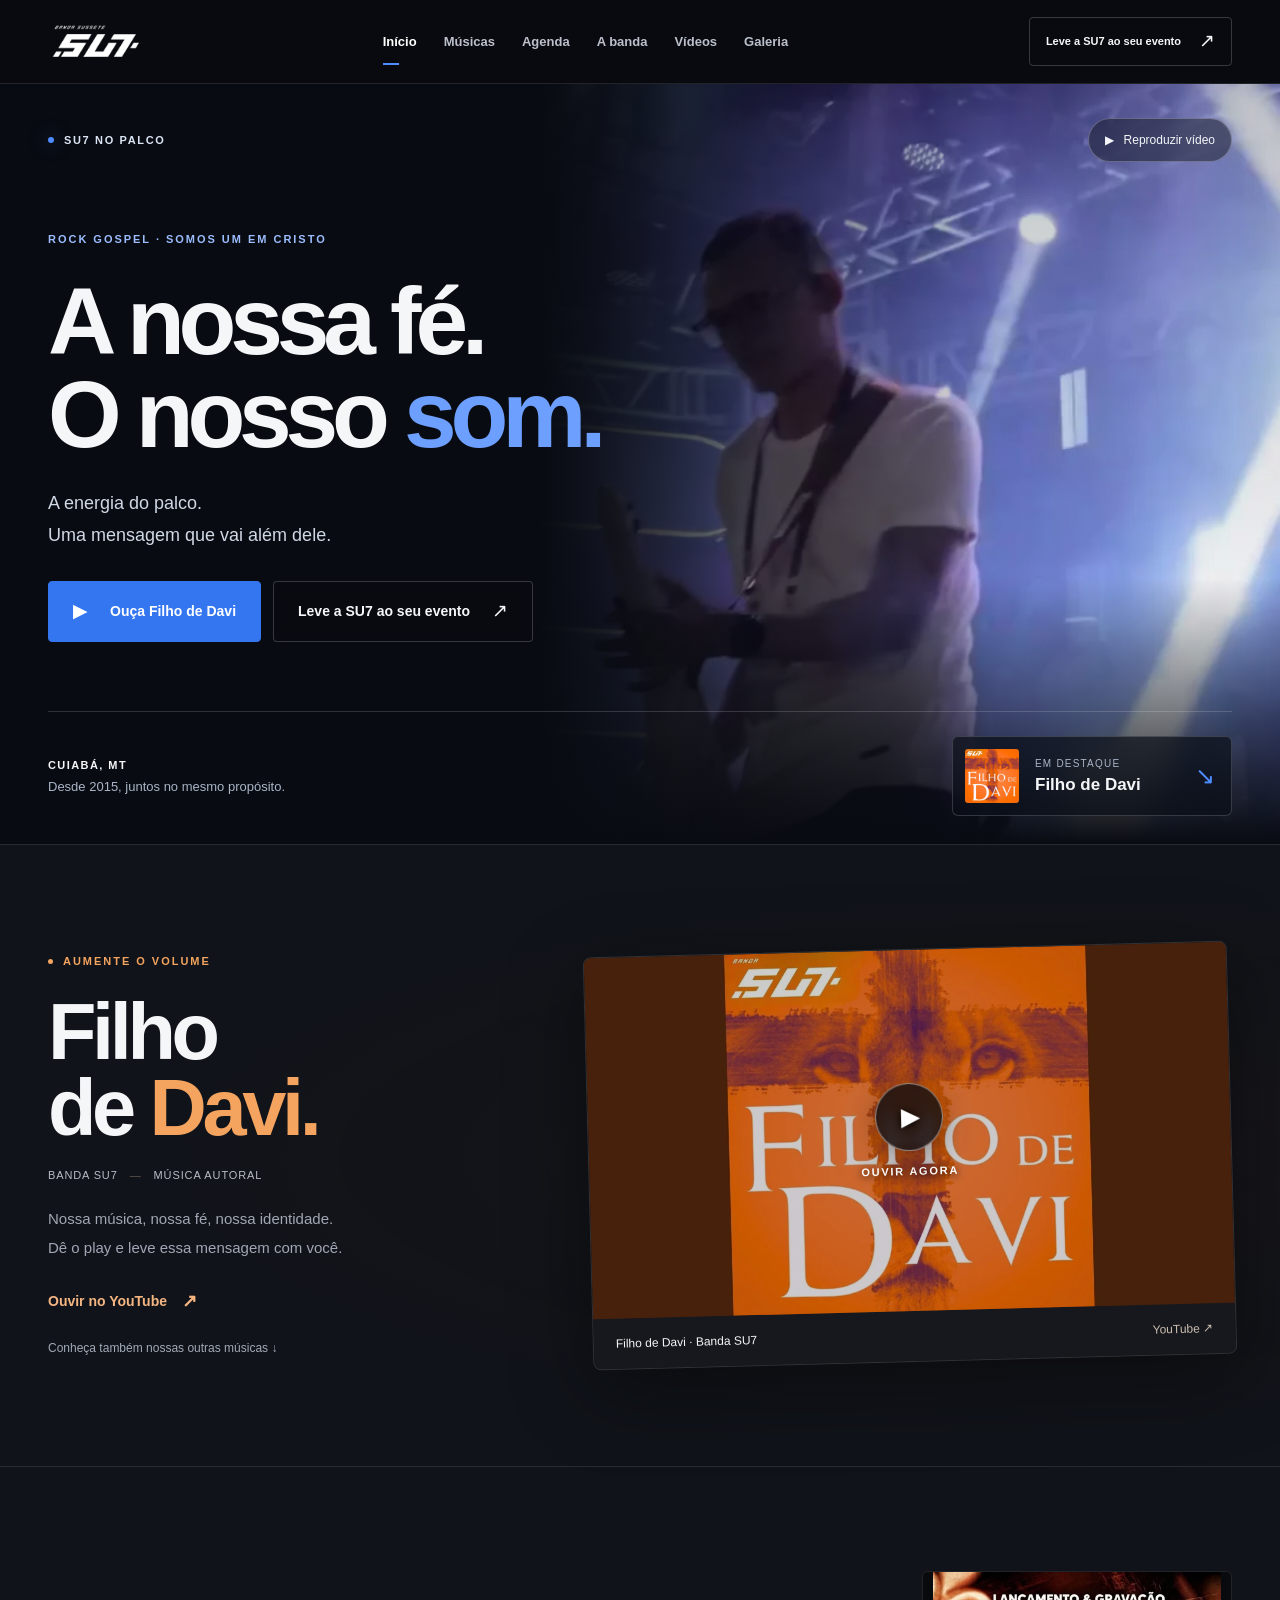
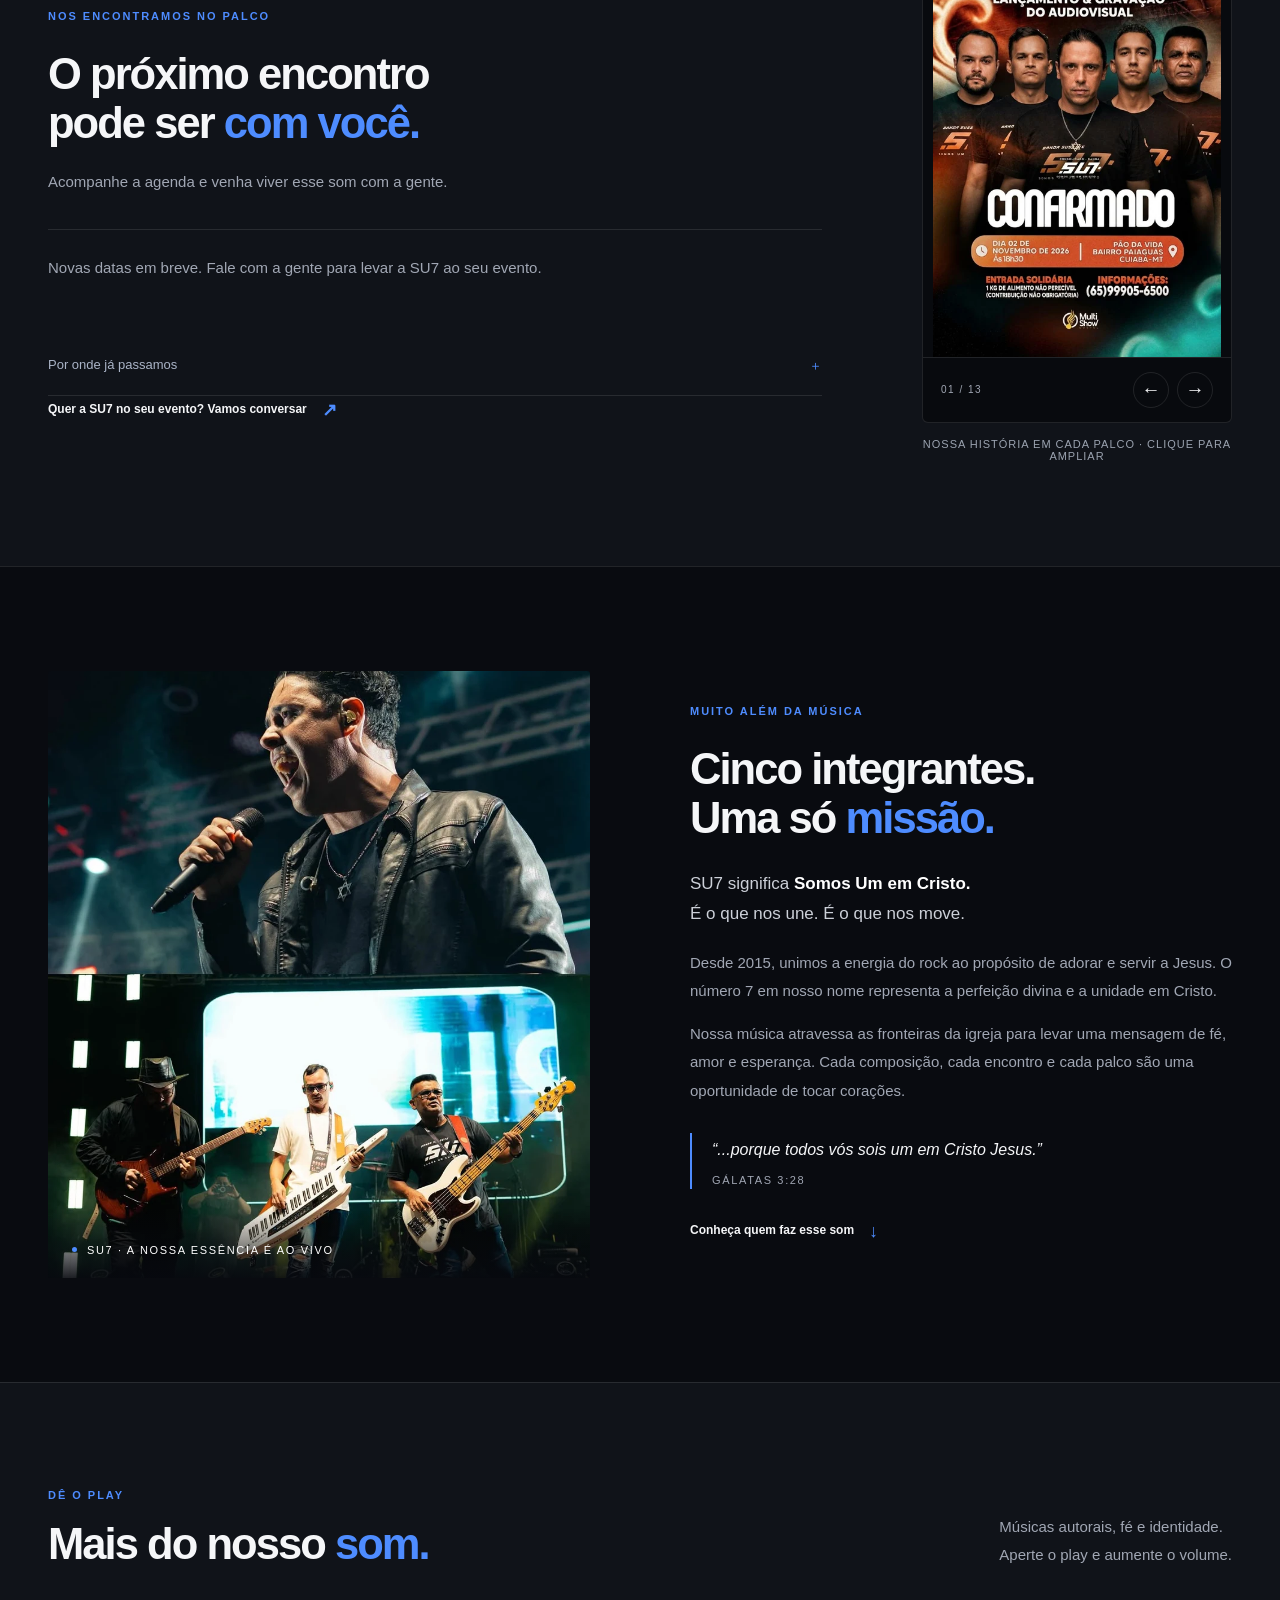
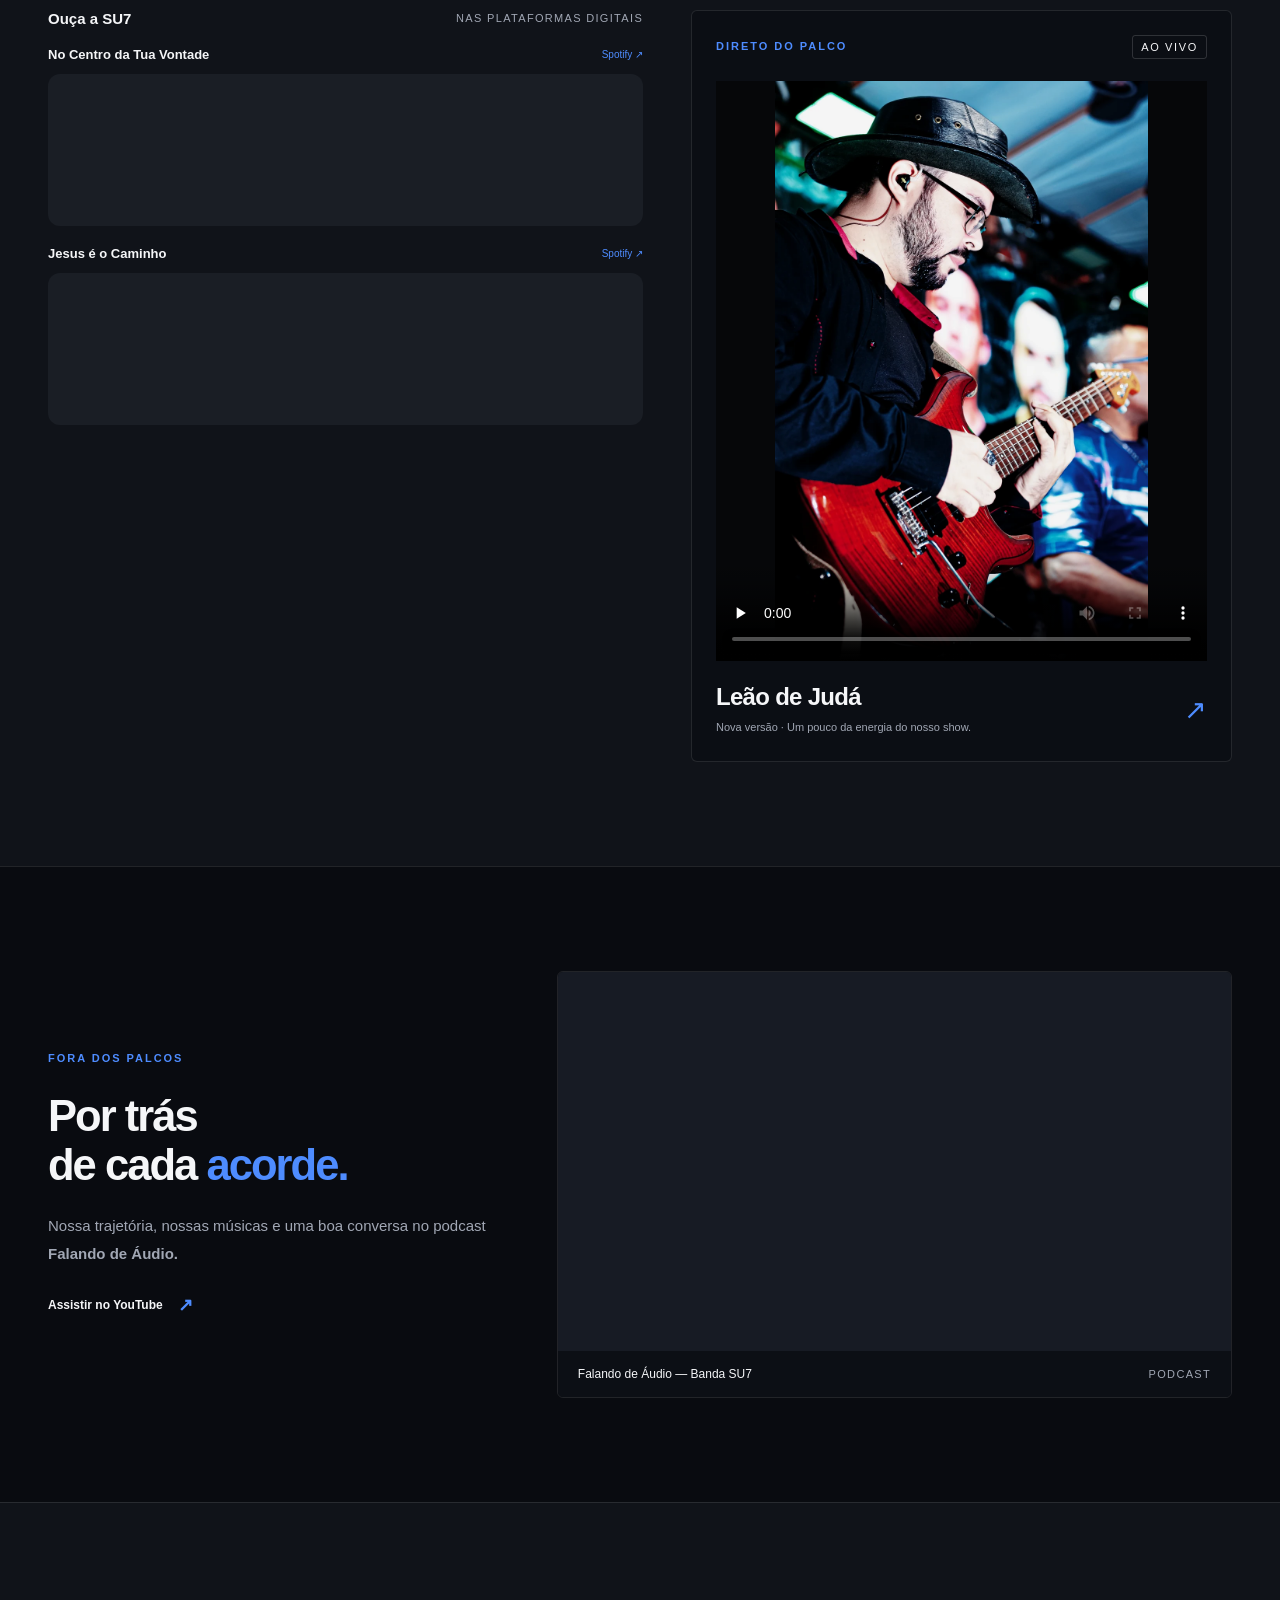
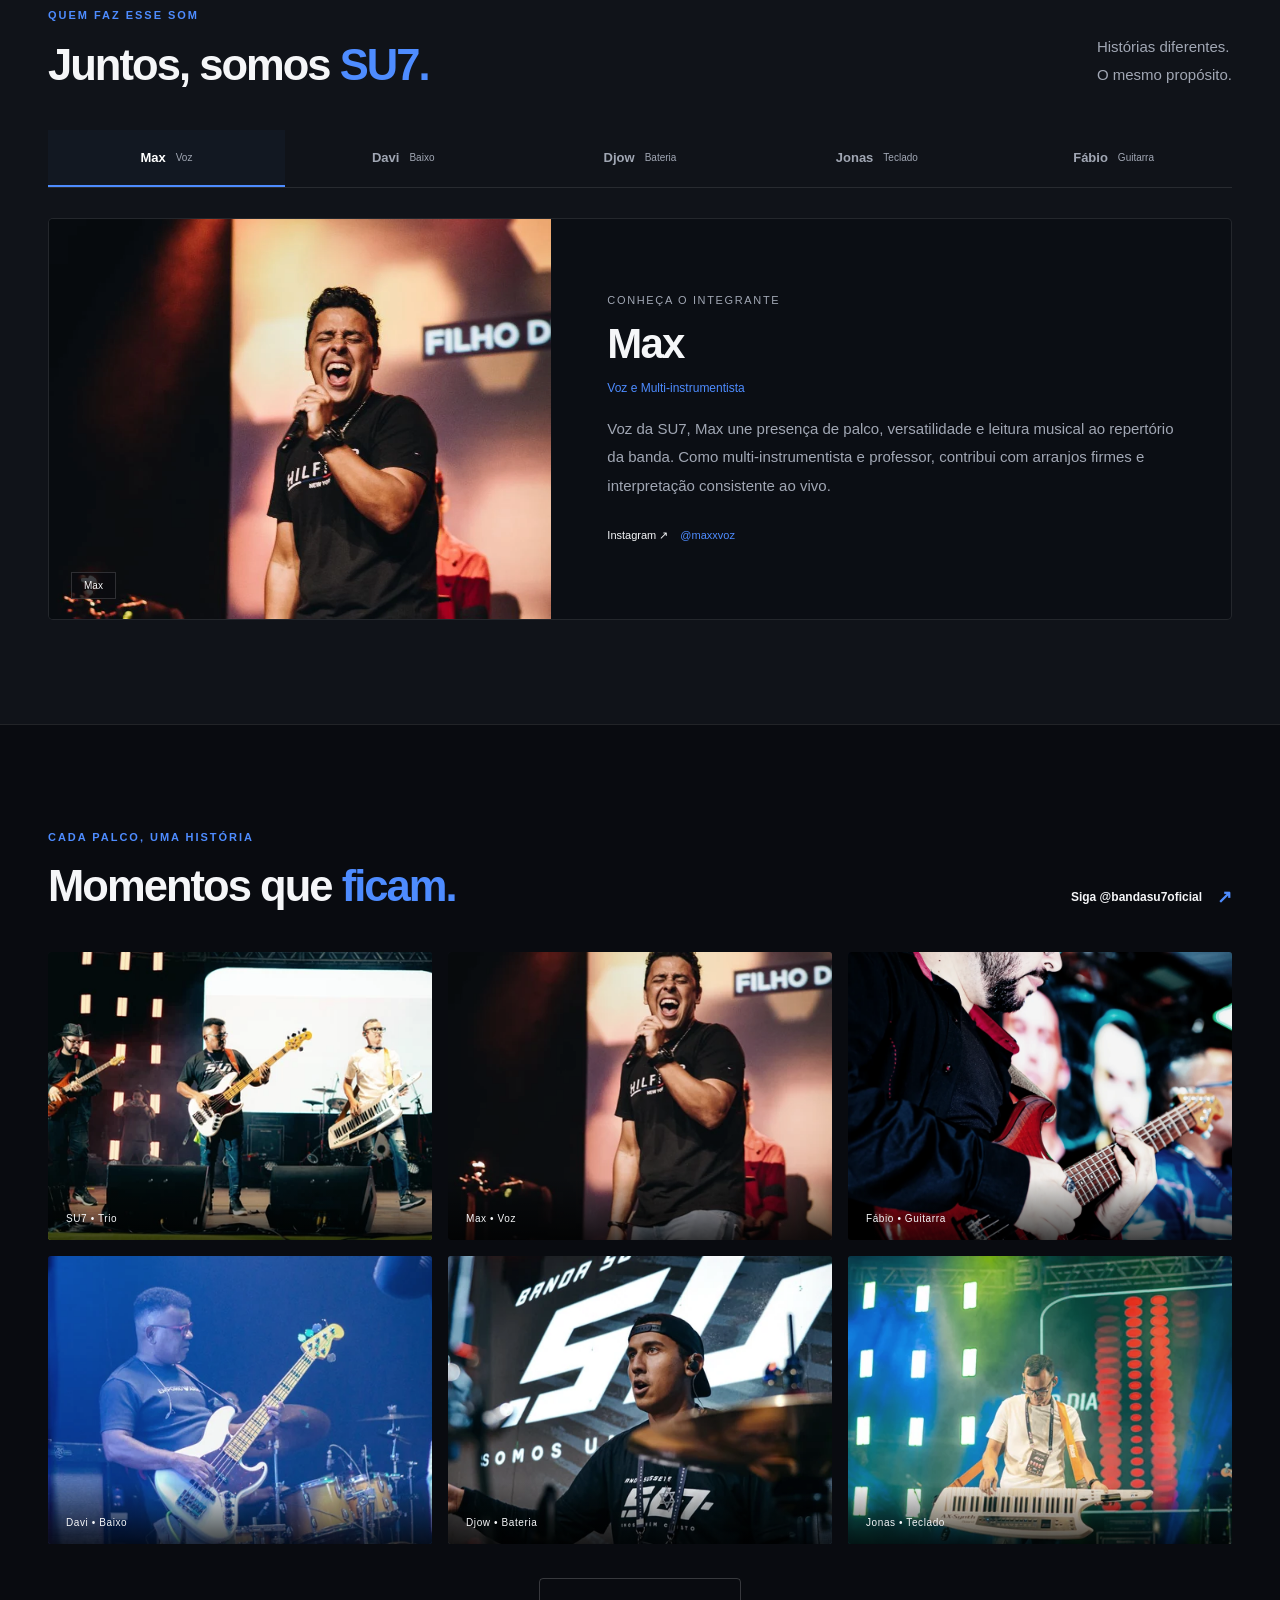
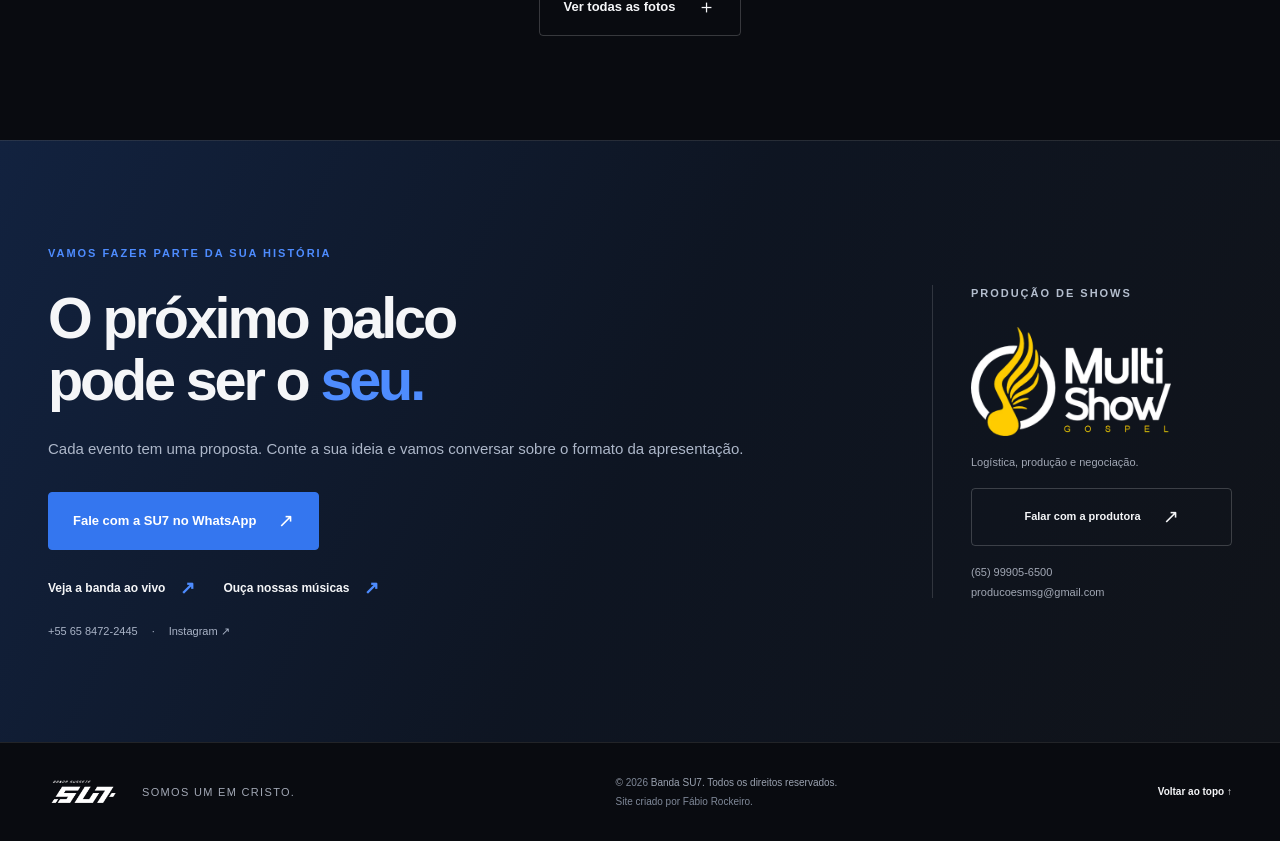
<file: index.html>
<!doctype html>
<html lang="pt-BR">
  <head>
    <meta charset="utf-8" />
    <meta name="viewport" content="width=device-width,initial-scale=1" />
    <meta name="referrer" content="strict-origin-when-cross-origin" />
    <meta name="theme-color" content="#090b10" />
    <title>Banda SU7 | Somos Um em Cristo</title>
    <meta
      name="description"
      content="Somos Um em Cristo. Conheça a Banda SU7: rock gospel, músicas autorais, agenda de shows, vídeos e contato para eventos."
    />
    <meta property="og:title" content="Banda SU7 | Somos Um em Cristo" />
    <meta
      property="og:description"
      content="A nossa fé. O nosso som. Conheça as músicas, a história e a agenda da Banda SU7."
    />
    <meta property="og:type" content="website" />
    <meta
      property="og:image"
      content="https://www.bandasu7.com.br/assets/img/Hero.png"
    />
    <link
      rel="icon"
      href="assets/img/responsive/logo-png-480.webp"
      type="image/webp"
    />
    <link rel="stylesheet" href="assets/css/style.css" />
    <script src="assets/js/main.js?v=20261022-youtube" defer></script>
  </head>
  <body>
    <a class="skip-link" href="#conteudo">Pular para o conteúdo</a>
    <header class="site-header" id="top">
      <div class="container header-row">
        <a class="brand" href="#home" aria-label="Banda SU7 — início">
          <img
            src="assets/img/responsive/logo-png-480.webp"
            srcset="
              assets/img/responsive/logo-png-480.webp 480w,
              assets/img/responsive/logo-png-960.webp 960w
            "
            sizes="94px"
            alt="Banda SU7"
            class="brand-logo"
            width="1280"
            height="519"
          />
        </a>
        <nav
          class="nav"
          id="main-nav"
          aria-label="Navegação principal"
          data-nav
        >
          <a href="#home" class="nav-link is-active" aria-current="location"
            >Início</a
          >
          <a href="#destaque" class="nav-link">Músicas</a>
          <a href="#agendas" class="nav-link">Agenda</a>
          <a href="#sobre" class="nav-link">A banda</a>

          <a href="#live" class="nav-link">Vídeos</a>
          <a href="#galeria" class="nav-link">Galeria</a>
          <a href="#contato" class="nav-link nav-contact">Contato</a>
        </nav>
        <div class="header-actions">
          <a class="btn btn-small header-cta" href="#contato"
            >Leve a SU7 ao seu evento <span aria-hidden="true">↗</span></a
          >
          <button
            class="hamburger"
            type="button"
            aria-label="Abrir menu"
            aria-expanded="false"
            aria-controls="main-nav"
            data-hamburger
          >
            <span></span><span></span>
          </button>
        </div>
      </div>
    </header>

    <main id="conteudo" tabindex="-1">
      <section class="hero" id="home" aria-labelledby="hero-title">
        <div class="hero-stage" aria-hidden="true">
          <img
            class="hero-poster"
            src="assets/img/responsive/show-poster-960.webp"
            alt=""
            width="960"
            height="1706"
            fetchpriority="high"
          />
          <video
            id="heroVideo"
            class="hero-video"
            muted
            loop
            playsinline
            preload="none"
            tabindex="-1"
            disablepictureinpicture
            data-desktop-src="assets/videos/show-desktop.mp4"
            data-mobile-src="assets/videos/show-mobile.mp4"
          ></video>
        </div>
        <div class="hero-shade" aria-hidden="true"></div>
        <div class="container hero-content">
          <div class="hero-topline">
            <span class="live-mark"
              ><span class="status-dot"></span> SU7 NO PALCO</span
            ><button
              class="video-toggle"
              id="videoToggle"
              type="button"
              aria-controls="heroVideo"
              hidden
            >
              <span data-video-icon aria-hidden="true">Ⅱ</span
              ><span data-video-label>Pausar vídeo</span>
            </button>
          </div>
          <div class="hero-message">
            <p class="eyebrow">ROCK GOSPEL · SOMOS UM EM CRISTO</p>
            <h1 id="hero-title">A nossa fé.<br />O nosso <em>som.</em></h1>
            <p class="hero-description">
              A energia do palco.<br />Uma mensagem que vai além dele.
            </p>
            <div class="button-row">
              <a class="btn btn-primary" href="#destaque"
                ><span class="play-icon" aria-hidden="true">▶</span> Ouça Filho
                de Davi</a
              >
              <a class="btn btn-ghost" href="#contato"
                >Leve a SU7 ao seu evento <span aria-hidden="true">↗</span></a
              >
            </div>
          </div>
          <div class="hero-footer">
            <div>
              <strong>CUIABÁ, MT</strong
              ><span>Desde 2015, juntos no mesmo propósito.</span>
            </div>
            <a class="hero-feature-link" href="#destaque"
              ><img
                src="assets/img/responsive/filho-de-davi-cover.webp"
                alt=""
                width="64"
                height="64"
              /><span
                ><small>EM DESTAQUE</small><strong>Filho de Davi</strong></span
              ><span class="mini-play" aria-hidden="true">↘</span></a
            >
          </div>
        </div>
      </section>

      <section
        class="section featured-section"
        id="destaque"
        aria-labelledby="featured-title"
      >
        <div class="container featured-layout">
          <div class="featured-copy">
            <p class="eyebrow">
              <span class="status-dot"></span> AUMENTE O VOLUME
            </p>
            <h2 id="featured-title">Filho <br />de <em>Davi.</em></h2>
            <p class="featured-credit">
              BANDA SU7 <span>—</span> MÚSICA AUTORAL
            </p>
            <p class="section-text">
              Nossa música, nossa fé, nossa identidade.<br />Dê o play e leve
              essa mensagem com você.
            </p>
            <a
              class="text-link"
              href="https://www.youtube.com/watch?v=bHc_WxYSxEs"
              target="_blank"
              rel="noopener noreferrer"
              >Ouvir no YouTube <span aria-hidden="true">↗</span></a
            >
            <a class="featured-more" href="#musicas"
              >Conheça também nossas outras músicas ↓</a
            >
          </div>
          <div class="featured-media">
            <div class="featured-player" id="featuredPlayer">
              <button
                class="featured-play"
                id="playFeatured"
                type="button"
                aria-label="Reproduzir Filho de Davi, da Banda SU7"
              >
                <img
                  src="assets/img/responsive/filho-de-davi-jpg-960.webp"
                  srcset="
                    assets/img/responsive/filho-de-davi-jpg-480.webp 480w,
                    assets/img/responsive/filho-de-davi-jpg-960.webp 960w
                  "
                  sizes="(max-width: 760px) calc(100vw - 40px), 55vw"
                  alt="Capa oficial de Filho de Davi, com um leão em tons de laranja"
                  width="1280"
                  height="720"
                  loading="lazy"
                />
                <span class="featured-play-overlay"
                  ><span class="featured-play-circle" aria-hidden="true">▶</span
                  ><span>OUVIR AGORA</span></span
                >
              </button>
            </div>
            <div class="featured-caption">
              <span>Filho de Davi · Banda SU7</span
              ><a
                href="https://www.youtube.com/watch?v=bHc_WxYSxEs"
                target="_blank"
                rel="noopener noreferrer"
                >YouTube ↗</a
              >
            </div>
            <noscript
              ><p>
                <a
                  class="text-link"
                  href="https://www.youtube.com/watch?v=bHc_WxYSxEs"
                  >Ouvir Filho de Davi no YouTube ↗</a
                >
              </p></noscript
            >
          </div>
        </div>
      </section>

      <section
        class="section agenda-section"
        id="agendas"
        aria-labelledby="agenda-title"
      >
        <div class="container agenda-layout">
          <div class="agenda-copy">
            <p class="eyebrow">NOS ENCONTRAMOS NO PALCO</p>
            <h2 class="section-title" id="agenda-title">
              O próximo encontro<br />pode ser <em>com você.</em>
            </h2>
            <p class="section-text">
              Acompanhe a agenda e venha viver esse som com a gente.
            </p>
            <div class="agenda-list" role="list">
              <article
                class="agenda-item"
                role="listitem"
                data-event-date="2026-11-02"
              >
                <time class="agenda-date" datetime="2026-11-02T18:30:00-04:00"
                  ><strong>02</strong><span>NOV / 2026</span></time
                >
                <div class="agenda-details">
                  <span class="event-status">AGENDA</span>
                  <h3>Gravação do audiovisual MultiShowGospel</h3>
                  <p>Pão da Vida, bairro Paiaguaias · Cuiabá, MT</p>
                  <span class="event-time">18h30</span>
                </div>
                <span class="event-arrow" aria-hidden="true">↗</span>
              </article>
              <article
                class="agenda-item"
                role="listitem"
                data-event-date="2026-10-08"
              >
                <time class="agenda-date" datetime="2026-10-08T19:00:00-04:00"
                  ><strong>08</strong><span>OUT / 2026</span></time
                >
                <div class="agenda-details">
                  <span class="event-status">AGENDA</span>
                  <h3>VI Feira Cultural</h3>
                  <p>Quadra Poliesportiva Sol Nascente · Cuiabá, MT</p>
                  <span class="event-time">19h</span>
                </div>
                <span class="event-arrow" aria-hidden="true">↗</span>
              </article>
            </div>
            <a
              class="text-link"
              href="https://wa.me/556584722445"
              target="_blank"
              rel="noopener noreferrer"
              >Quer a SU7 no seu evento? Vamos conversar
              <span aria-hidden="true">↗</span></a
            >
          </div>
          <div class="agenda-posters">
            <div
              class="agenda-carousel"
              aria-label="Cartazes dos eventos da SU7"
              aria-roledescription="carrossel"
            >
              <div class="agenda-viewport">
                <div class="agenda-track" id="agendaTrack"></div>
              </div>
              <div class="agenda-controls">
                <span
                  class="agenda-counter"
                  id="agendaCounter"
                  aria-live="polite"
                  >13</span
                >
                <div>
                  <button
                    class="agenda-nav agenda-nav--prev"
                    type="button"
                    aria-label="Cartaz anterior"
                  >
                    ←</button
                  ><button
                    class="agenda-nav agenda-nav--next"
                    type="button"
                    aria-label="Próximo cartaz"
                  >
                    →
                  </button>
                </div>
              </div>
            </div>
            <p class="poster-hint">
              NOSSA HISTÓRIA EM CADA PALCO · CLIQUE PARA AMPLIAR
            </p>
            <noscript
              ><img
                src="assets/img/responsive/agendas/Agenda-013-png-480.webp"
                srcset="
                  assets/img/responsive/agendas/Agenda-013-png-480.webp 480w,
                  assets/img/responsive/agendas/Agenda-013-png-960.webp 896w
                "
                sizes="(max-width: 760px) calc(100vw - 40px), 550px"
                alt="Cartaz de evento da SU7"
                loading="lazy"
            /></noscript>
          </div>
        </div>
      </section>

      <section
        class="section about-section"
        id="sobre"
        aria-labelledby="about-title"
      >
        <div class="container about-layout">
          <figure class="about-photo">
            <img
              src="assets/img/responsive/Su7-001-jpg-480.webp"
              srcset="
                assets/img/responsive/Su7-001-jpg-480.webp 480w,
                assets/img/responsive/Su7-001-jpg-960.webp 960w
              "
              sizes="(max-width: 760px) calc(100vw - 40px), 550px"
              alt="Registros do vocalista e dos instrumentistas da SU7 em apresentação ao vivo"
              width="1080"
              height="1350"
              loading="lazy"
            />
            <figcaption>
              <span class="status-dot"></span> SU7 · A NOSSA ESSÊNCIA É AO VIVO
            </figcaption>
          </figure>
          <div class="about-copy">
            <p class="eyebrow">MUITO ALÉM DA MÚSICA</p>
            <h2 class="section-title" id="about-title">
              Cinco integrantes.<br />Uma só <em>missão.</em>
            </h2>
            <p class="about-lead">
              SU7 significa <strong>Somos Um em Cristo.</strong><br />É o que
              nos une. É o que nos move.
            </p>
            <p class="section-text">
              Desde 2015, unimos a energia do rock ao propósito de adorar e
              servir a Jesus. O número 7 em nosso nome representa a perfeição
              divina e a unidade em Cristo.
            </p>
            <p class="section-text">
              Nossa música atravessa as fronteiras da igreja para levar uma
              mensagem de fé, amor e esperança. Cada composição, cada encontro e
              cada palco são uma oportunidade de tocar corações.
            </p>
            <blockquote class="verse">
              <p>“...porque todos vós sois um em Cristo Jesus.”</p>
              <cite>GÁLATAS 3:28</cite>
            </blockquote>
            <a class="text-link" href="#integrantes"
              >Conheça quem faz esse som <span aria-hidden="true">↓</span></a
            >
          </div>
        </div>
      </section>

      <section
        class="section music-section"
        id="musicas"
        aria-labelledby="music-title"
      >
        <div class="container">
          <div class="section-head">
            <div>
              <p class="eyebrow">DÊ O PLAY</p>
              <h2 class="section-title" id="music-title">
                Mais do nosso <em>som.</em>
              </h2>
            </div>
            <p class="section-text">
              Músicas autorais, fé e identidade.<br />Aperte o play e aumente o
              volume.
            </p>
          </div>
          <div class="music-layout">
            <div class="music-tracks">
              <div class="subsection-heading">
                <h3>Ouça a SU7</h3>
                <span>NAS PLATAFORMAS DIGITAIS</span>
              </div>
              <div class="track-heading">
                <h4>No Centro da Tua Vontade</h4>
                <a
                  href="https://open.spotify.com/track/4UncTxzbZF5fHT3PKjRLjS"
                  target="_blank"
                  rel="noopener noreferrer"
                  aria-label="Ouvir No Centro da Tua Vontade no Spotify"
                  >Spotify ↗</a
                >
              </div>
              <div class="player-card">
                <iframe
                  src="https://open.spotify.com/embed/track/4UncTxzbZF5fHT3PKjRLjS?utm_source=generator&amp;theme=0"
                  width="100%"
                  height="152"
                  title="No Centro da Tua Vontade — Banda SU7 no Spotify"
                  allow="
                    autoplay;
                    clipboard-write;
                    encrypted-media;
                    fullscreen;
                    picture-in-picture;
                  "
                  loading="lazy"
                ></iframe>
              </div>
              <div class="track-heading">
                <h4>Jesus é o Caminho</h4>
                <a
                  href="https://open.spotify.com/track/2IQWQqZ9ww4BE6eoZzP67F"
                  target="_blank"
                  rel="noopener noreferrer"
                  aria-label="Ouvir Jesus é o Caminho no Spotify"
                  >Spotify ↗</a
                >
              </div>
              <div class="player-card">
                <iframe
                  src="https://open.spotify.com/embed/track/2IQWQqZ9ww4BE6eoZzP67F?utm_source=generator&amp;theme=0"
                  width="100%"
                  height="152"
                  title="Jesus é o Caminho — Banda SU7 no Spotify"
                  allow="
                    autoplay;
                    clipboard-write;
                    encrypted-media;
                    fullscreen;
                    picture-in-picture;
                  "
                  loading="lazy"
                ></iframe>
              </div>
            </div>
            <article class="reel-feature" id="ao-vivo">
              <div class="reel-heading">
                <span class="eyebrow">DIRETO DO PALCO</span
                ><span class="reel-label">AO VIVO</span>
              </div>
              <div class="reel-wrap">
                <video
                  class="reel"
                  controls
                  playsinline
                  preload="none"
                  poster="assets/img/responsive/Fabio-001-jpg-960.webp"
                  aria-label="Trecho ao vivo de Leão de Judá, nova versão"
                >
                  <source src="assets/videos/video-001.mp4" type="video/mp4" />
                  Seu navegador não suporta vídeo em HTML5.
                </video>
              </div>
              <div class="reel-caption">
                <div>
                  <h3>Leão de Judá</h3>
                  <p>Nova versão · Um pouco da energia do nosso show.</p>
                </div>
                <span aria-hidden="true">↗</span>
              </div>
            </article>
          </div>
        </div>
      </section>

      <section
        class="section podcast-section"
        id="live"
        aria-labelledby="podcast-title"
      >
        <div class="container podcast-layout">
          <div class="podcast-copy">
            <p class="eyebrow">FORA DOS PALCOS</p>
            <h2 class="section-title" id="podcast-title">
              Por trás<br />de cada <em>acorde.</em>
            </h2>
            <p class="section-text">
              Nossa trajetória, nossas músicas e uma boa conversa no podcast
              <strong>Falando de Áudio.</strong>
            </p>
            <a
              class="text-link"
              href="https://www.youtube.com/watch?v=QveKPBhZJVs"
              target="_blank"
              rel="noopener noreferrer"
              >Assistir no YouTube <span aria-hidden="true">↗</span></a
            >
          </div>
          <div class="podcast-video">
            <div class="embed">
              <iframe
                src="https://www.youtube-nocookie.com/embed/QveKPBhZJVs?rel=0&amp;playsinline=1"
                title="Podcast Falando de Áudio — Banda SU7"
                allow="
                  accelerometer;
                  autoplay;
                  clipboard-write;
                  encrypted-media;
                  gyroscope;
                  picture-in-picture;
                  web-share;
                "
                referrerpolicy="strict-origin-when-cross-origin"
                allowfullscreen
                loading="lazy"
              ></iframe>
            </div>
            <div class="track-caption">
              <span>Falando de Áudio — Banda SU7</span><span>PODCAST</span>
            </div>
          </div>
        </div>
      </section>

      <section
        class="section members-section"
        id="integrantes"
        aria-labelledby="members-title"
      >
        <div class="container">
          <div class="section-head">
            <div>
              <p class="eyebrow">QUEM FAZ ESSE SOM</p>
              <h2 class="section-title" id="members-title">
                Juntos, somos <em>SU7.</em>
              </h2>
            </div>
            <p class="section-text">
              Histórias diferentes.<br />O mesmo propósito.
            </p>
          </div>
          <div
            class="members-carousel"
            id="membersCarousel"
            aria-label="Conheça os integrantes da SU7"
          >
            <div class="members-topbar">
              <div
                class="members-tabs"
                id="memberTabs"
                role="tablist"
                aria-label="Selecionar integrante"
              ></div>
            </div>
            <div class="members-shell" id="memberPanelShell"></div>
          </div>
          <div class="members-grid">
            <article class="member-card">
              <div
                class="member-photo"
                style="
                  background-image: url(&quot;assets/img/responsive/Max-001-jpg-480.webp&quot;);
                "
              ></div>
              <div class="member-meta">
                <h3>Max</h3>
                <p>Voz</p>
                <a
                  class="member-ig"
                  href="https://www.instagram.com/maxxvoz/"
                  target="_blank"
                  rel="noreferrer noopener"
                  >@maxxvoz</a
                >
              </div>
            </article>

            <article class="member-card">
              <div
                class="member-photo"
                style="
                  background-image: url(&quot;assets/img/responsive/Davi-001-jpg-480.webp&quot;);
                "
              ></div>
              <div class="member-meta">
                <h3>Davi</h3>
                <p>Baixo</p>
                <a
                  class="member-ig"
                  href="https://www.instagram.com/davi.su7/"
                  target="_blank"
                  rel="noreferrer noopener"
                  >@davi.su7</a
                >
              </div>
            </article>

            <article class="member-card">
              <div
                class="member-photo"
                style="
                  background-image: url(&quot;assets/img/responsive/Djow-001-jpg-480.webp&quot;);
                "
              ></div>
              <div class="member-meta">
                <h3>Djow Kielek</h3>
                <p>Bateria</p>
                <a
                  class="member-ig"
                  href="https://www.instagram.com/djow_kielek/"
                  target="_blank"
                  rel="noreferrer noopener"
                  >@djow_kielek</a
                >
              </div>
            </article>

            <article class="member-card">
              <div
                class="member-photo"
                style="
                  background-image: url(&quot;assets/img/responsive/Jonas-002-jpg-480.webp&quot;);
                "
              ></div>
              <div class="member-meta">
                <h3>Jonas</h3>
                <p>Teclado</p>
                <a
                  class="member-ig"
                  href="https://www.instagram.com/jonassouzamusic/"
                  target="_blank"
                  rel="noreferrer noopener"
                  >@jonassouzamusic</a
                >
              </div>
            </article>

            <article class="member-card">
              <div
                class="member-photo"
                style="
                  background-image: url(&quot;assets/img/responsive/Fabio-001-jpg-480.webp&quot;);
                "
              ></div>
              <div class="member-meta">
                <h3>F&aacute;bio Rockeiro</h3>
                <p>Guitarra</p>
                <a
                  class="member-ig"
                  href="https://www.instagram.com/brincarderock/"
                  target="_blank"
                  rel="noreferrer noopener"
                  >@brincarderock</a
                >
              </div>
            </article>
          </div>
        </div>
      </section>

      <section
        class="section gallery-section"
        id="galeria"
        aria-labelledby="gallery-title"
      >
        <div class="container">
          <div class="section-head">
            <div>
              <p class="eyebrow">CADA PALCO, UMA HISTÓRIA</p>
              <h2 class="section-title" id="gallery-title">
                Momentos que <em>ficam.</em>
              </h2>
            </div>
            <a
              class="text-link"
              href="https://www.instagram.com/bandasu7oficial/"
              target="_blank"
              rel="noopener noreferrer"
              >Siga @bandasu7oficial <span aria-hidden="true">↗</span></a
            >
          </div>
          <div class="mosaic" id="mosaic"></div>
          <div class="gallery-actions">
            <button
              class="btn btn-ghost"
              id="galleryMore"
              type="button"
              aria-expanded="false"
              aria-controls="mosaic"
              hidden
            >
              Ver todas as fotos <span aria-hidden="true">＋</span>
            </button>
          </div>
          <noscript
            ><p class="section-text">
              Veja mais fotos da banda no
              <a
                class="text-link"
                href="https://www.instagram.com/bandasu7oficial/"
                >nosso Instagram</a
              >.
            </p></noscript
          >
        </div>
      </section>

      <section
        class="section contact-section"
        id="contato"
        aria-labelledby="contact-title"
      >
        <div class="container contact-layout">
          <div class="contact-copy">
            <p class="eyebrow">VAMOS FAZER PARTE DA SUA HISTÓRIA</p>
            <h2 id="contact-title">
              O próximo palco<br />pode ser o <em>seu.</em>
            </h2>
            <p>
              Cada evento tem uma proposta. Conte a sua ideia e vamos conversar
              sobre o formato da apresentação.
            </p>
            <a
              class="btn btn-primary"
              href="https://wa.me/556584722445"
              target="_blank"
              rel="noopener noreferrer"
              >Fale com a SU7 no WhatsApp <span aria-hidden="true">↗</span></a
            >
            <div class="booking-links">
              <a class="text-link" href="#ao-vivo"
                >Veja a banda ao vivo <span aria-hidden="true">↗</span></a
              ><a class="text-link" href="#destaque"
                >Ouça nossas músicas <span aria-hidden="true">↗</span></a
              >
            </div>
            <div class="contact-details">
              <a href="tel:+556584722445">+55 65 8472-2445</a><span>·</span
              ><a
                href="https://www.instagram.com/bandasu7oficial/"
                target="_blank"
                rel="noopener noreferrer"
                >Instagram ↗</a
              >
            </div>
          </div>
          <aside
            class="partner-card"
            aria-label="Produção de shows MultiShowGospel"
          >
            <span class="eyebrow">PRODUÇÃO DE SHOWS</span
            ><img
              class="partner-logo"
              src="assets/img/responsive/mmm2-1024x530-png-480.webp"
              srcset="
                assets/img/responsive/mmm2-1024x530-png-480.webp 480w,
                assets/img/responsive/mmm2-1024x530-png-960.webp 500w
              "
              sizes="200px"
              alt="MultiShowGospel"
              width="500"
              height="273"
              loading="lazy"
            />
            <p>Logística, produção e negociação.</p>
            <a
              class="btn btn-ghost"
              href="https://wa.me/5565999056500"
              target="_blank"
              rel="noopener noreferrer"
              >Falar com a produtora <span aria-hidden="true">↗</span></a
            >
            <div class="partner-phone">
              <a href="tel:+5565999056500">(65) 99905-6500</a
              ><a href="mailto:producoesmsg@gmail.com"
                >producoesmsg@gmail.com</a
              >
            </div>
          </aside>
        </div>
      </section>
    </main>

    <footer class="footer">
      <div class="container footer-row">
        <div class="footer-brand">
          <img
            src="assets/img/responsive/logo-png-480.webp"
            srcset="
              assets/img/responsive/logo-png-480.webp 480w,
              assets/img/responsive/logo-png-960.webp 960w
            "
            sizes="94px"
            alt="Banda SU7"
            class="footer-logo"
            width="1280"
            height="519"
          /><span>SOMOS UM EM CRISTO.</span>
        </div>
        <p>
          © <span id="year">2026</span> Banda SU7. Todos os direitos
          reservados.<br /><span>Site criado por Fábio Rockeiro.</span>
        </p>
        <a class="text-link" href="#home">Voltar ao topo ↑</a>
      </div>
    </footer>

    <div
      class="lightbox"
      id="lightbox"
      role="dialog"
      aria-modal="true"
      aria-hidden="true"
      aria-label="Fotos da Banda SU7"
      tabindex="-1"
    >
      <button
        class="lb-close"
        type="button"
        aria-label="Fechar foto"
        id="lbClose"
      >
        ×
      </button>
      <button
        class="lb-nav lb-prev"
        type="button"
        aria-label="Foto anterior"
        id="lbPrev"
      >
        ←
      </button>
      <button
        class="lb-nav lb-next"
        type="button"
        aria-label="Próxima foto"
        id="lbNext"
      >
        →
      </button>
      <a
        class="lb-original"
        id="lbOriginal"
        target="_blank"
        rel="noopener noreferrer"
        >Abrir imagem original ↗</a
      >
      <img class="lb-img" id="lbImg" alt="Foto da galeria SU7" />
      <div class="lb-cap" id="lbCap" aria-live="polite"></div>
    </div>
  </body>
</html>
</file>
<file: assets/css/style.css>
/* SU7: dark stage, electric blue and editorial typography. */
:root {
  color-scheme: dark;
  --bg: #090b10;
  --surface: #101319;
  --text: #f5f6f8;
  --muted: #a1a7b4;
  --line: #ffffff1a;
  --blue: #4e8cff;
  --header-height: 84px;
  --container: 1200px;
}
* {
  box-sizing: border-box;
}
html {
  scroll-behavior: smooth;
  scroll-padding-top: calc(var(--header-height) + 24px);
}
body {
  margin: 0;
  background: var(--bg);
  color: var(--text);
  font-family: "Segoe UI", Arial, sans-serif;
  -webkit-font-smoothing: antialiased;
}
body.modal-open {
  overflow: hidden;
}
::selection {
  background: #376de5;
  color: white;
}
a {
  color: inherit;
  text-decoration: none;
}
button,
input {
  font: inherit;
}
button {
  color: inherit;
  cursor: pointer;
}
img {
  display: block;
  max-width: 100%;
  height: auto;
}
iframe {
  display: block;
  border: 0;
}
button,
a {
  -webkit-tap-highlight-color: transparent;
}
:focus-visible {
  outline: 2px solid #82b0ff;
  outline-offset: 5px;
}
[hidden] {
  display: none !important;
}
h1,
h2,
h3,
p,
figure {
  margin: 0;
}
em {
  color: var(--blue);
  font-style: normal;
}
.container {
  width: min(var(--container), calc(100% - 96px));
  margin-inline: auto;
}
.skip-link {
  position: fixed;
  top: -80px;
  left: 16px;
  padding: 14px 20px;
  background: white;
  color: black;
  z-index: 3000;
}
.skip-link:focus {
  top: 12px;
}
.site-header {
  height: var(--header-height);
  position: sticky;
  top: 0;
  z-index: 100;
  background: #090b10f2;
  backdrop-filter: blur(16px);
  border-bottom: 1px solid var(--line);
}
.header-row,
.header-actions {
  display: flex;
  align-items: center;
  justify-content: space-between;
  gap: 24px;
  height: 100%;
}
.brand {
  flex-shrink: 0;
}
.brand-logo {
  width: 94px;
}
.nav {
  display: flex;
  align-items: center;
  gap: 27px;
  height: 100%;
}
.nav-link {
  display: flex;
  align-items: center;
  height: 100%;
  color: #bbc0cb;
  font-size: 13px;
  font-weight: 600;
  position: relative;
  transition: color 0.2s;
}
.nav-link:hover,
.nav-link.is-active {
  color: white;
}
.nav-link.is-active::after {
  content: "";
  position: absolute;
  bottom: 18px;
  left: 0;
  width: 16px;
  height: 2px;
  background: var(--blue);
}
.nav-contact {
  display: none;
}
.btn {
  display: inline-flex;
  align-items: center;
  justify-content: center;
  gap: 22px;
  min-height: 50px;
  padding: 15px 24px;
  border: 1px solid #ffffff30;
  border-radius: 4px;
  background: transparent;
  font-size: 13px;
  font-weight: 650;
  line-height: 1.4;
  transition:
    background 0.2s,
    border-color 0.2s,
    transform 0.2s;
}
.btn:hover {
  background: #ffffff0a;
  border-color: #ffffff60;
  transform: translateY(-2px);
}
.btn-primary {
  background: #3476ef;
  border-color: #3476ef;
  color: #fff;
}
.btn-primary:hover {
  background: #225fd1;
  border-color: #5d96ff;
}
.btn-small {
  min-height: 40px;
  padding: 10px 16px;
  font-size: 11px;
  gap: 18px;
}
.btn span[aria-hidden] {
  font-size: 19px;
  font-weight: 400;
}
.btn .play-icon {
  font-size: 12px;
}
.button-row {
  display: flex;
  flex-wrap: wrap;
  gap: 12px;
}
.hamburger {
  display: none;
  width: 44px;
  height: 44px;
  background: transparent;
  border: 1px solid var(--line);
  border-radius: 4px;
}
.hamburger span {
  display: block;
  height: 2px;
  width: 18px;
  margin: 6px auto;
  background: white;
  transition: transform 0.2s;
}
.hero {
  background: var(--bg);
}

.eyebrow {
  display: flex;
  align-items: center;
  gap: 10px;
  color: var(--blue);
  font-size: 11px;
  line-height: 1.6;
  font-weight: 700;
  letter-spacing: 0.18em;
  margin-bottom: 24px;
}
.status-dot {
  display: inline-block;
  width: 5px;
  height: 5px;
  border-radius: 50%;
  background: var(--blue);
  flex-shrink: 0;
}
h1 {
  font-size: clamp(48px, 5.6vw, 80px);
  letter-spacing: -0.065em;
  line-height: 0.99;
  font-weight: 800;
}

.section {
  padding-block: 104px;
  border-top: 1px solid var(--line);
}
.section-title {
  font-size: clamp(34px, 3.4vw, 48px);
  font-weight: 750;
  line-height: 1.13;
  letter-spacing: -0.045em;
}
.section-text {
  font-size: 15px;
  line-height: 1.9;
  color: var(--muted);
}
.section-head {
  display: flex;
  justify-content: space-between;
  align-items: flex-end;
  gap: 36px;
  margin-bottom: 40px;
}
.section-head .eyebrow {
  margin-bottom: 16px;
}
.section-head > .section-text {
  max-width: 300px;
}
.text-link {
  display: inline-flex;
  gap: 15px;
  align-items: center;
  font-size: 12px;
  line-height: 1.6;
  font-weight: 600;
}
.text-link:hover {
  color: var(--blue);
}
.text-link span {
  color: var(--blue);
  font-size: 18px;
}
.agenda-section {
  background: var(--surface);
}
.agenda-layout {
  display: grid;
  grid-template-columns: 1fr 310px;
  gap: 100px;
  align-items: center;
}
.agenda-copy > .section-text {
  margin-top: 20px;
}
.agenda-list {
  margin-block: 32px;
  border-top: 1px solid var(--line);
}
.agenda-item {
  display: grid;
  grid-template-columns: 74px 1fr 16px;
  gap: 24px;
  align-items: center;
  border-bottom: 1px solid var(--line);
  padding-block: 24px;
}
.agenda-date {
  display: flex;
  flex-direction: column;
  align-items: flex-start;
  align-self: start;
}
.agenda-date strong {
  font-size: 48px;
  font-weight: 650;
  line-height: 1.1;
  letter-spacing: -0.05em;
}
.agenda-date span {
  color: var(--muted);
  font-size: 11px;
  letter-spacing: 0.09em;
  margin-top: 6px;
}
.event-status {
  display: block;
  color: var(--blue);
  font-size: 11px;
  letter-spacing: 0.15em;
  font-weight: 700;
  margin-bottom: 7px;
}
.agenda-details h3 {
  font-size: 17px;
  line-height: 1.4;
  font-weight: 600;
}
.agenda-details p {
  color: var(--muted);
  font-size: 11px;
  line-height: 1.7;
  margin-top: 7px;
}
.event-time {
  font-size: 10px;
  color: #c8cfda;
  display: block;
  margin-top: 5px;
}
.event-arrow {
  color: #6c7689;
  font-size: 22px;
}
.agenda-item.is-past .event-status {
  color: #8e97a7;
}
.agenda-item.is-past .agenda-date {
  color: #a9b0bd;
}
.agenda-posters {
  min-width: 0;
}
.agenda-carousel {
  background: #080a0e;
  border: 1px solid var(--line);
  border-radius: 6px;
  overflow: hidden;
}
.agenda-viewport {
  overflow: hidden;
}
.agenda-track {
  display: flex;
  transition: transform 0.4s ease;
}
.agenda-slide {
  min-width: 100%;
  padding: 0;
  border: 0;
  background: #080a0e;
}
.agenda-slide img {
  width: 100%;
  aspect-ratio: 4 / 5;
  object-fit: contain;
  cursor: zoom-in;
}
.agenda-slide:focus-visible {
  outline-offset: -4px;
}
.agenda-controls {
  display: flex;
  justify-content: space-between;
  align-items: center;
  padding: 14px 18px;
  border-top: 1px solid var(--line);
}
.agenda-controls > div {
  display: flex;
  gap: 8px;
}
.agenda-counter {
  font-size: 10px;
  color: var(--muted);
  letter-spacing: 0.15em;
  font-variant-numeric: tabular-nums;
}
.agenda-nav {
  width: 36px;
  height: 36px;
  border: 1px solid var(--line);
  background: transparent;
  font-size: 19px;
  border-radius: 50%;
}
.agenda-nav:hover {
  background: #ffffff14;
}
.poster-hint {
  text-align: center;
  font-size: 11px;
  letter-spacing: 0.09em;
  color: #9ba3b0;
  margin-top: 15px;
}
.about-layout {
  display: grid;
  grid-template-columns: 1fr 1fr;
  gap: 100px;
  align-items: center;
}
.about-photo {
  position: relative;
}
.about-photo > img {
  width: 100%;
  aspect-ratio: 1 / 1.12;
  object-fit: cover;
  border-radius: 3px;
}
.about-photo figcaption {
  position: absolute;
  bottom: 0;
  width: 100%;
  padding: 35px 24px 22px;
  background: linear-gradient(transparent, #07090fe8);
  display: flex;
  align-items: center;
  gap: 10px;
  color: white;
  font-size: 11px;
  letter-spacing: 0.15em;
}
.about-lead {
  font-size: 17px;
  line-height: 1.75;
  margin-block: 26px 20px;
  color: #ccd0d8;
}
.about-lead strong {
  font-weight: 600;
  color: white;
}
.about-copy > .section-text + .section-text {
  margin-top: 14px;
}
.verse {
  border-left: 2px solid var(--blue);
  margin: 28px 0;
  padding: 3px 0 3px 20px;
}
.verse p {
  font-size: 16px;
  line-height: 1.7;
  font-style: italic;
}
.verse cite {
  display: block;
  margin-top: 10px;
  font-size: 11px;
  font-style: normal;
  color: var(--muted);
  letter-spacing: 0.15em;
}
.music-section {
  background: var(--surface);
}
.music-layout {
  display: grid;
  grid-template-columns: 1.1fr 1fr;
  gap: 48px;
}
.subsection-heading {
  display: flex;
  justify-content: space-between;
  align-items: center;
  margin-bottom: 20px;
  gap: 16px;
}
.subsection-heading h3 {
  font-size: 15px;
  font-weight: 600;
}
.subsection-heading > span {
  font-size: 11px;
  letter-spacing: 0.12em;
  color: var(--muted);
}
.player-card {
  overflow: hidden;
  border-radius: 12px;
  background: #1a1e25;
  margin-bottom: 16px;
}
.player-card iframe {
  width: 100%;
  height: 152px;
}
.track-heading {
  display: flex;
  justify-content: space-between;
  align-items: center;
  gap: 16px;
  margin: 20px 0 12px;
}
.track-heading h4 {
  margin: 0;
  font-size: 13px;
  font-weight: 600;
}
.track-heading a {
  flex-shrink: 0;
  font-size: 10px;
  color: var(--blue);
}
.track-heading a:hover {
  text-decoration: underline;
}
.embed {
  aspect-ratio: 16 / 9;
  background: #171b24;
  overflow: hidden;
}
.embed iframe {
  width: 100%;
  height: 100%;
}
.track-video,
.podcast-video {
  overflow: hidden;
  border-radius: 6px;
  border: 1px solid var(--line);
}
.track-caption {
  display: flex;
  justify-content: space-between;
  align-items: center;
  padding: 16px 20px;
  gap: 16px;
  background: #0c0f15;
  font-size: 12px;
}
.track-caption > span + span {
  color: var(--muted);
  font-size: 11px;
  letter-spacing: 0.12em;
}
.reel-feature {
  padding: 24px;
  border: 1px solid var(--line);
  border-radius: 6px;
  background: #0b0e14;
  display: flex;
  flex-direction: column;
}
.reel-heading {
  display: flex;
  justify-content: space-between;
  align-items: center;
  gap: 12px;
  margin-bottom: 22px;
}
.reel-heading .eyebrow {
  margin: 0;
  font-size: 11px;
}
.reel-label {
  font-size: 11px;
  letter-spacing: 0.15em;
  border: 1px solid #ffffff26;
  border-radius: 3px;
  padding: 5px 8px;
}
.reel-wrap {
  background: #060709;
  flex: 1;
  min-height: 0;
  display: grid;
}
.reel {
  display: block;
  width: 100%;
  height: 100%;
  max-height: 580px;
  min-height: 300px;
  object-fit: contain;
  aspect-ratio: 3 / 4;
}
.reel-caption {
  display: flex;
  justify-content: space-between;
  align-items: center;
  gap: 20px;
  margin-top: 22px;
}
.reel-caption h3 {
  font-size: 24px;
  letter-spacing: -0.03em;
}
.reel-caption p {
  color: var(--muted);
  font-size: 11px;
  line-height: 1.8;
  margin-top: 7px;
}
.reel-caption > span {
  font-size: 27px;
  color: var(--blue);
}
.podcast-layout {
  display: grid;
  grid-template-columns: 0.65fr 1fr;
  gap: 70px;
  align-items: center;
}
.podcast-copy .section-text {
  margin-block: 22px;
}
.members-section {
  background: var(--surface);
}
.members-carousel {
  display: none;
}
.members-carousel.is-ready {
  display: block;
}
.members-carousel.is-ready + .members-grid {
  display: none;
}
.members-tabs {
  display: grid;
  grid-template-columns: repeat(5, 1fr);
  border-bottom: 1px solid var(--line);
}
.member-tab {
  display: flex;
  align-items: center;
  justify-content: center;
  gap: 10px;
  padding: 20px 12px;
  background: transparent;
  border: 0;
  border-bottom: 2px solid transparent;
  color: var(--muted);
}
.member-tab.is-active {
  color: white;
  border-color: var(--blue);
  background: #4e8cff0a;
}
.member-tab:hover {
  background: #ffffff04;
}
.member-tab__name {
  font-size: 13px;
  font-weight: 600;
}
.member-tab__role {
  font-size: 10px;
  color: var(--muted);
}
.members-shell {
  padding-top: 30px;
}
.member-panel {
  display: grid;
  grid-template-columns: 0.85fr 1.15fr;
  min-height: 400px;
  background: #0b0e14;
  border: 1px solid var(--line);
  border-radius: 5px;
  overflow: hidden;
}
.member-photo-pane {
  position: relative;
  min-height: 400px;
}
.member-photo-pane img {
  position: absolute;
  width: 100%;
  height: 100%;
  object-fit: cover;
  object-position: center 30%;
  transition: opacity 0.13s;
}
.member-photo-tag {
  position: absolute;
  bottom: 20px;
  left: 22px;
  background: #090b10c9;
  border: 1px solid #ffffff26;
  padding: 7px 12px;
  font-size: 10px;
}
.member-copy {
  padding: 48px 56px;
  display: flex;
  flex-direction: column;
  justify-content: center;
  transition: opacity 0.13s;
}
.is-swapping .member-copy,
.is-swapping .member-photo-pane img {
  opacity: 0;
}
.member-eyebrow {
  color: var(--muted);
  font-size: 11px;
  letter-spacing: 0.15em;
  text-transform: uppercase;
  margin-bottom: 14px;
}
.member-name {
  font-size: 42px;
  letter-spacing: -0.045em;
  font-weight: 700;
  line-height: 1.15;
}
.member-role {
  color: var(--blue);
  font-size: 12px;
  margin-block: 12px 20px;
}
.member-bio {
  color: var(--muted);
  font-size: 15px;
  line-height: 1.9;
}
.member-actions {
  margin-top: 25px;
}
.member-link {
  display: inline-flex;
  gap: 12px;
  font-size: 11px;
}
.member-link__handle {
  color: var(--blue);
}
.members-grid {
  display: grid;
  grid-template-columns: repeat(5, 1fr);
  gap: 16px;
}
.member-photo {
  aspect-ratio: 3 / 4;
  background-size: cover;
  background-position: center;
}
.member-meta {
  padding-block: 18px;
}
.member-meta p,
.member-ig {
  color: var(--muted);
  font-size: 12px;
}
.mosaic {
  display: grid;
  grid-template-columns: repeat(3, minmax(0, 1fr));
  gap: 16px;
}
.tile {
  position: relative;
  padding: 0;
  border: 0;
  background: #151922;
  aspect-ratio: 4 / 3;
  overflow: hidden;
  border-radius: 3px;
  cursor: zoom-in;
}
.tile img {
  width: 100%;
  height: 100%;
  object-fit: cover;
  transition:
    transform 0.5s,
    filter 0.5s;
  filter: saturate(0.85);
}
.tile:hover img,
.tile:focus-visible img {
  transform: scale(1.045);
  filter: saturate(1);
}
.cap {
  position: absolute;
  bottom: 0;
  left: 0;
  width: 100%;
  padding: 35px 18px 16px;
  background: linear-gradient(transparent, #000b);
  font-size: 10px;
  text-align: left;
  letter-spacing: 0.06em;
}
.gallery-actions {
  text-align: center;
  margin-top: 34px;
}
.contact-section {
  background: linear-gradient(115deg, #12223f 0%, #0e1522 50%, #101319 100%);
}
.contact-layout {
  display: grid;
  grid-template-columns: 1fr 300px;
  gap: 100px;
  align-items: center;
}
.contact-copy h2 {
  font-size: clamp(42px, 4.5vw, 64px);
  line-height: 1.08;
  letter-spacing: -0.055em;
}
.contact-copy > p:not(.eyebrow) {
  font-size: 15px;
  line-height: 1.9;
  color: #adb7c9;
  margin-block: 24px 28px;
}
.contact-details {
  display: flex;
  flex-wrap: wrap;
  gap: 14px;
  font-size: 11px;
  color: #aab4c7;
  margin-top: 22px;
}
.contact-details a:hover,
.partner-phone a:hover {
  color: white;
  text-decoration: underline;
}
.partner-card {
  border-left: 1px solid #ffffff24;
  padding-left: 38px;
}
.partner-card > .eyebrow {
  color: #b4bece;
  font-size: 11px;
}
.partner-logo {
  width: 200px;
  margin-block: 4px 20px;
}
.partner-card > p {
  color: var(--muted);
  font-size: 11px;
  margin-bottom: 20px;
}
.partner-card .btn {
  font-size: 11px;
  width: 100%;
  padding-inline: 15px;
}
.partner-phone {
  display: flex;
  flex-direction: column;
  gap: 8px;
  font-size: 11px;
  color: var(--muted);
  margin-top: 20px;
  overflow-wrap: anywhere;
}
.footer {
  padding-block: 30px;
  border-top: 1px solid var(--line);
}
.footer-row {
  display: flex;
  justify-content: space-between;
  align-items: center;
  gap: 32px;
}
.footer-brand {
  display: flex;
  align-items: center;
  gap: 24px;
}
.footer-logo {
  width: 70px;
}
.footer-brand > span {
  color: var(--muted);
  font-size: 11px;
  letter-spacing: 0.12em;
}
.footer p {
  color: #9aa2b0;
  font-size: 10px;
  line-height: 1.9;
}
.footer p span {
  color: #7f8898;
}
.footer .text-link {
  font-size: 10px;
}
.lightbox {
  position: fixed;
  inset: 0;
  z-index: 1000;
  background: #04060bf5;
  display: none;
  padding: 70px 80px;
  align-items: center;
  justify-content: center;
}
.lightbox.is-open {
  display: flex;
}
.lb-img {
  max-width: 100%;
  max-height: 80vh;
  object-fit: contain;
}
.lb-close,
.lb-nav {
  position: absolute;
  background: #1b2230;
  border: 1px solid #ffffff36;
  width: 44px;
  height: 44px;
  border-radius: 50%;
  font-size: 25px;
}
.lb-close {
  right: 24px;
  top: 20px;
}
.lb-nav {
  top: calc(50% - 22px);
}
.lb-prev {
  left: 20px;
}
.lb-next {
  right: 20px;
}
.lb-cap {
  position: absolute;
  bottom: 22px;
  left: 65px;
  right: 65px;
  text-align: center;
  color: #b8c0ce;
  font-size: 11px;
  letter-spacing: 0.1em;
}
@media (min-width: 1600px) {
}
@media (max-width: 1100px) {
  .container {
    width: calc(100% - 64px);
  }
  .nav {
    gap: 20px;
  }
  .header-cta {
    display: none;
  }
  .nav-contact {
    display: flex;
  }
  .header-actions {
    margin-left: -24px;
  }
  .agenda-layout {
    gap: 48px;
    grid-template-columns: 1fr 280px;
  }
  .about-layout {
    gap: 48px;
  }
  .music-layout {
    gap: 28px;
  }
  .podcast-layout {
    gap: 40px;
  }
  .contact-layout {
    gap: 48px;
  }
  .member-copy {
    padding: 36px;
  }
  .member-tab {
    flex-direction: column;
    gap: 5px;
  }
}
@media (max-width: 760px) {
  :root {
    --header-height: 72px;
  }
  .container {
    width: calc(100% - 40px);
  }
  .brand-logo {
    width: 82px;
  }
  .header-actions {
    margin: 0;
  }
  .hamburger {
    display: block;
  }
  .nav {
    display: none;
    position: absolute;
    top: var(--header-height);
    left: 0;
    right: 0;
    height: auto;
    max-height: calc(100dvh - var(--header-height));
    overflow-y: auto;
    background: #0e121b;
    border-bottom: 1px solid var(--line);
    padding: 12px 20px 22px;
  }
  .menu-open .nav {
    display: flex;
    flex-direction: column;
    align-items: stretch;
    gap: 0;
  }
  .nav-link {
    min-height: 48px;
    padding: 12px;
    font-size: 14px;
  }
  .nav-link.is-active {
    background: #4e8cff12;
  }
  .nav-link.is-active::after {
    display: none;
  }
  .menu-open .hamburger span:first-child {
    transform: translateY(4px) rotate(45deg);
  }
  .menu-open .hamburger span:last-child {
    transform: translateY(-4px) rotate(-45deg);
  }

  h1 {
    font-size: clamp(48px, 10vw, 68px);
  }

  .section {
    padding-block: 64px;
  }
  .section-title {
    font-size: clamp(32px, 6.5vw, 44px);
  }
  .eyebrow {
    font-size: 11px;
    margin-bottom: 18px;
  }
  .section-head {
    align-items: flex-start;
    flex-direction: column;
    gap: 20px;
    margin-bottom: 28px;
  }
  .section-head > .section-text {
    max-width: none;
  }
  .agenda-layout,
  .about-layout,
  .music-layout,
  .podcast-layout,
  .contact-layout {
    grid-template-columns: 1fr;
    gap: 40px;
  }
  .agenda-posters {
    width: min(100%, 340px);
    margin-inline: auto;
  }
  .agenda-item {
    gap: 17px;
    grid-template-columns: 64px 1fr 12px;
  }
  .agenda-date strong {
    font-size: 42px;
  }
  .agenda-details h3 {
    font-size: 15px;
  }
  .about-photo {
    order: 2;
    max-width: 480px;
    width: 100%;
    margin-inline: auto;
  }
  .about-photo > img {
    aspect-ratio: 1 / 1;
  }
  .reel-feature {
    max-width: 480px;
    width: 100%;
    justify-self: center;
    padding: 20px;
  }
  .reel {
    max-height: 520px;
  }
  .member-panel {
    grid-template-columns: 1fr;
  }
  .member-photo-pane {
    min-height: 0;
    aspect-ratio: 4 / 3;
  }
  .member-copy {
    padding: 28px;
  }
  .member-name {
    font-size: 34px;
  }
  .member-tab {
    padding: 16px 3px;
  }
  .member-tab__name {
    font-size: 11px;
  }
  .member-tab__role {
    font-size: 11px;
  }
  .members-grid {
    grid-template-columns: repeat(2, 1fr);
  }
  .mosaic {
    grid-template-columns: repeat(2, minmax(0, 1fr));
    gap: 10px;
  }
  .tile {
    aspect-ratio: 1 / 1;
  }
  .cap {
    font-size: 11px;
    padding: 28px 12px 12px;
  }
  .contact-copy h2 {
    font-size: clamp(40px, 8vw, 56px);
  }
  .partner-card {
    border-left: 0;
    border-top: 1px solid var(--line);
    padding: 32px 0 0;
    display: grid;
    grid-template-columns: 1fr 1fr;
    gap: 12px 24px;
    align-items: center;
  }
  .partner-card > .eyebrow {
    grid-column: 1 / -1;
    margin: 0;
  }
  .partner-logo {
    grid-row: span 2;
    margin: 0;
    max-width: 180px;
  }
  .partner-card > p {
    margin: 0;
    line-height: 1.7;
  }
  .partner-card .btn {
    gap: 8px;
  }
  .partner-phone {
    grid-column: 1 / -1;
    margin-top: 6px;
  }
  .footer-row {
    flex-wrap: wrap;
    gap: 25px;
  }
  .footer-brand {
    width: 100%;
  }
  .footer p {
    max-width: 240px;
  }
  .lightbox {
    padding: 70px 16px;
  }
  .lb-nav {
    top: auto;
    bottom: 16px;
    z-index: 1;
  }
  .lb-cap {
    bottom: 30px;
    font-size: 11px;
  }
}
@media (max-width: 360px) {
  .agenda-item {
    grid-template-columns: 54px 1fr;
    gap: 12px;
  }
  .event-arrow {
    display: none;
  }
  .member-tab__role {
    font-size: 11px;
  }
  .partner-card {
    display: flex;
    flex-direction: column;
    align-items: flex-start;
  }
  .partner-card .btn {
    width: auto;
  }
}
@media (prefers-reduced-motion: reduce) {
  html {
    scroll-behavior: auto;
  }
  *,
  *::before,
  *::after {
    transition: none !important;
    animation: none !important;
  }
}

/* The show is the opening experience; the gradient protects text contrast. */
.hero {
  position: relative;
  isolation: isolate;
  overflow: hidden;
  min-height: 760px;
  background: #080b11;
}
.hero-stage {
  position: absolute;
  inset: 0 0 0 42%;
  z-index: -3;
  mask-image: linear-gradient(90deg, transparent, #000 30%);
}
.hero-poster,
.hero-video {
  display: block;
  position: absolute;
  inset: 0;
  width: 100%;
  height: 100%;
  object-fit: cover;
  object-position: center 35%;
}
.hero-video {
  opacity: 0;
  transition: opacity 0.6s ease;
}
.hero-video.is-playing {
  opacity: 1;
}
.hero-shade {
  position: absolute;
  inset: 0;
  z-index: -2;
  background:
    linear-gradient(
      90deg,
      #080b11 8%,
      #080b11f5 32%,
      #080b1190 55%,
      #080b1110 78%
    ),
    linear-gradient(0deg, #080b11 0%, transparent 35%, #080b1130 100%);
}
.hero-content {
  position: relative;
  min-height: 760px;
  display: flex;
  flex-direction: column;
  padding-block: 34px 28px;
}
.hero-topline {
  display: flex;
  justify-content: space-between;
  align-items: center;
  gap: 20px;
}
.live-mark {
  display: inline-flex;
  align-items: center;
  gap: 10px;
  color: #dce5f5;
  font-size: 11px;
  letter-spacing: 0.15em;
  font-weight: 650;
}
.live-mark .status-dot {
  width: 6px;
  height: 6px;
  box-shadow: 0 0 18px #4e8cffaa;
}
.video-toggle {
  display: flex;
  align-items: center;
  justify-content: center;
  gap: 10px;
  background: #080b1170;
  border: 1px solid #ffffff40;
  border-radius: 30px;
  padding: 10px 16px;
  min-height: 44px;
  font-size: 12px;
  backdrop-filter: blur(12px);
}
.video-toggle:hover {
  background: #080b11bb;
  border-color: #ffffff80;
}
.hero-message {
  margin-block: auto;
  padding-block: 60px;
  position: relative;
  max-width: 780px;
}
.hero-message .eyebrow {
  color: #9bbdff;
  margin-bottom: 26px;
}
.hero h1 {
  font-size: clamp(64px, 7.4vw, 106px);
  line-height: 0.98;
  letter-spacing: -0.065em;
  font-weight: 800;
}
.hero h1 em {
  color: #6d9fff;
}
.hero-description {
  color: #d1d8e5;
  font-size: 18px;
  line-height: 1.75;
  margin: 28px 0 30px;
}
.hero .btn {
  min-height: 56px;
  padding: 16px 24px;
  font-size: 14px;
}
.hero .btn-ghost {
  background: #080b1160;
  backdrop-filter: blur(8px);
}
.hero-footer {
  display: flex;
  align-items: center;
  justify-content: space-between;
  gap: 24px;
  padding-top: 24px;
  border-top: 1px solid #ffffff28;
}
.hero-footer > div {
  display: flex;
  flex-direction: column;
  gap: 8px;
}
.hero-footer > div > strong {
  font-size: 11px;
  font-weight: 650;
  letter-spacing: 0.13em;
}
.hero-footer > div > span {
  font-size: 13px;
  color: #aab5c8;
}
.hero-feature-link {
  display: flex;
  align-items: center;
  gap: 16px;
  padding: 12px 16px 12px 12px;
  min-width: 280px;
  border: 1px solid #ffffff2b;
  border-radius: 6px;
  background: #0a0e17ad;
  backdrop-filter: blur(12px);
  transition:
    border-color 0.2s,
    background 0.2s;
}
.hero-feature-link:hover {
  border-color: var(--blue);
  background: #111c31d9;
}
.hero-feature-link img {
  width: 54px;
  height: 54px;
  border-radius: 3px;
}
.hero-feature-link > span:not(.mini-play) {
  display: flex;
  flex-direction: column;
  gap: 6px;
}
.hero-feature-link small {
  color: #aab5c8;
  font-size: 10px;
  letter-spacing: 0.12em;
}
.hero-feature-link strong {
  font-size: 17px;
  font-weight: 650;
}
.mini-play {
  margin-left: auto;
  font-size: 24px;
  color: var(--blue);
}
.featured-section {
  background:
    radial-gradient(ellipse at 82% 50%, #4c271420, transparent 60%), #101319;
}
.featured-layout {
  display: grid;
  grid-template-columns: 0.7fr 1fr;
  gap: 90px;
  align-items: center;
}
.featured-copy .eyebrow {
  color: #f4a45f;
}
.featured-copy .status-dot {
  background: #f4a45f;
}
.featured-copy h2 {
  font-size: clamp(56px, 6.2vw, 86px);
  line-height: 0.95;
  letter-spacing: -0.055em;
  font-weight: 750;
}
.featured-copy h2 em {
  color: #f4a45f;
}
.featured-credit {
  margin-block: 24px;
  display: flex;
  flex-wrap: wrap;
  gap: 12px;
  color: #b7bdc7;
  font-size: 11px;
  letter-spacing: 0.08em;
}
.featured-credit span {
  color: #63584d;
}
.featured-copy .section-text {
  margin-bottom: 25px;
}
.featured-copy .text-link {
  color: #f4b582;
  font-size: 14px;
}
.featured-copy .text-link span {
  color: inherit;
}
.featured-more {
  display: block;
  width: fit-content;
  margin-top: 22px;
  font-size: 12px;
  color: #a1aab8;
  line-height: 1.7;
}
.featured-more:hover {
  color: white;
}
.featured-media {
  min-width: 0;
  transform: rotate(-1.5deg);
  transition: transform 0.3s;
  box-shadow: 0 22px 80px #0006;
  border: 1px solid #ffffff20;
  border-radius: 8px;
  overflow: hidden;
}
.featured-media:focus-within,
.featured-media:has(iframe),
.featured-media:hover {
  transform: rotate(0);
}
.featured-player {
  aspect-ratio: 16 / 9;
  background: #361b0f;
}
.featured-play {
  display: block;
  position: relative;
  border: 0;
  padding: 0;
  width: 100%;
  height: 100%;
  background: transparent;
}
.featured-play:focus-visible {
  outline-offset: -6px;
}
.featured-play > img {
  width: 100%;
  height: 100%;
  object-fit: cover;
}
.featured-play-overlay {
  position: absolute;
  inset: 0;
  display: flex;
  flex-direction: column;
  justify-content: center;
  align-items: center;
  gap: 14px;
  background: #0003;
  color: white;
  font-size: 11px;
  letter-spacing: 0.16em;
  font-weight: 700;
  transition: background 0.2s;
  text-shadow: 0 1px 8px #000;
}
.featured-play:hover .featured-play-overlay {
  background: #0001;
}
.featured-play-circle {
  display: grid;
  place-items: center;
  width: 68px;
  height: 68px;
  border-radius: 50%;
  border: 1px solid #fff7;
  background: #0b0c12c7;
  backdrop-filter: blur(8px);
  padding-left: 4px;
  font-size: 23px;
  box-shadow: 0 6px 30px #0005;
}
.featured-player iframe {
  width: 100%;
  height: 100%;
}
.featured-caption {
  display: flex;
  justify-content: space-between;
  gap: 16px;
  padding: 18px 22px;
  font-size: 12px;
  background: #17181d;
}
.featured-caption a {
  color: #c9bdaf;
}
.booking-links {
  display: flex;
  flex-wrap: wrap;
  gap: 16px 28px;
  margin-top: 24px;
}
.lb-original {
  position: absolute;
  top: 25px;
  left: 24px;
  color: #d4deee;
  font-size: 13px;
  padding: 10px 0;
}
.past-events {
  border-bottom: 1px solid var(--line);
}
.past-events summary {
  list-style: none;
  cursor: pointer;
  color: #aab4c7;
  padding: 20px 0;
  display: flex;
  justify-content: space-between;
  gap: 16px;
  font-size: 13px;
}
.past-events summary::-webkit-details-marker {
  display: none;
}
.past-events summary::after {
  content: "＋";
  color: var(--blue);
}
.past-events[open] summary::after {
  content: "−";
}
.past-events .agenda-item:last-child {
  border-bottom: 0;
}
.agenda-empty {
  font-size: 15px;
  color: var(--muted);
  line-height: 1.8;
  padding-block: 24px;
}
@media (max-width: 1100px) {
  .hero,
  .hero-content {
    min-height: 700px;
  }
  .hero-stage {
    left: 35%;
  }
  .hero-shade {
    background:
      linear-gradient(90deg, #080b11 0%, #080b11e0 30%, #080b1150 75%),
      linear-gradient(0deg, #080b11 0%, transparent 50%);
  }
  .hero-message {
    max-width: 680px;
  }
  .featured-layout {
    gap: 48px;
  }
}
@media (max-width: 760px) {
  .hero,
  .hero-content {
    min-height: 780px;
    min-height: max(740px, calc(100svh - var(--header-height)));
  }
  .hero-stage {
    inset: 0;
    mask-image: none;
  }
  .hero-poster,
  .hero-video {
    object-position: center 25%;
  }
  .hero-shade {
    background: linear-gradient(
      0deg,
      #080b11 0%,
      #080b11f0 19%,
      #080b11b8 41%,
      #080b1120 76%,
      #080b1180 100%
    );
  }
  .hero-content {
    padding-block: 20px;
  }
  .hero-topline {
    gap: 12px;
  }
  .live-mark {
    font-size: 10px;
  }
  .video-toggle {
    padding: 9px 12px;
    font-size: 11px;
  }
  .hero-message {
    padding: 210px 0 30px;
    margin-block: auto 0;
    max-width: none;
  }
  .hero-message .eyebrow {
    font-size: 10px;
    margin-bottom: 18px;
    letter-spacing: 0.1em;
  }
  .hero h1 {
    font-size: clamp(49px, 11.6vw, 78px);
  }
  .hero-description {
    font-size: 16px;
    margin-block: 22px;
  }
  .hero .button-row {
    gap: 12px;
  }
  .hero .btn {
    font-size: 13px;
    padding: 14px 16px;
    min-height: 52px;
    gap: 12px;
  }
  .hero-footer {
    padding-top: 20px;
    align-items: stretch;
  }
  .hero-footer > div {
    display: none;
  }
  .hero-feature-link {
    width: 100%;
    min-width: 0;
    padding: 10px 14px 10px 10px;
  }
  .hero-feature-link img {
    width: 44px;
    height: 44px;
  }
  .hero-feature-link strong {
    font-size: 16px;
  }
  .featured-layout {
    grid-template-columns: 1fr;
    gap: 34px;
  }
  .featured-copy h2 {
    font-size: 64px;
  }
  .featured-copy h2 br {
    display: none;
  }
  .featured-copy h2 br::after {
    content: " ";
  }
  .featured-copy h2 em {
    margin-left: 0.12em;
  }
  .featured-credit {
    margin-block: 20px;
  }
  .featured-more {
    margin-top: 18px;
  }
  .featured-media {
    transform: none;
  }
  .featured-caption {
    font-size: 11px;
    padding: 16px;
  }
  .featured-play-circle {
    width: 58px;
    height: 58px;
    font-size: 20px;
  }
  .lb-original {
    top: 24px;
    left: 18px;
    font-size: 12px;
    max-width: calc(100% - 100px);
  }
}
@media (max-width: 380px) {
  .hero .button-row {
    flex-direction: column;
    align-items: stretch;
  }
  .hero-message {
    padding-top: 180px;
  }
  .featured-copy h2 {
    font-size: 56px;
  }
}
</file>
